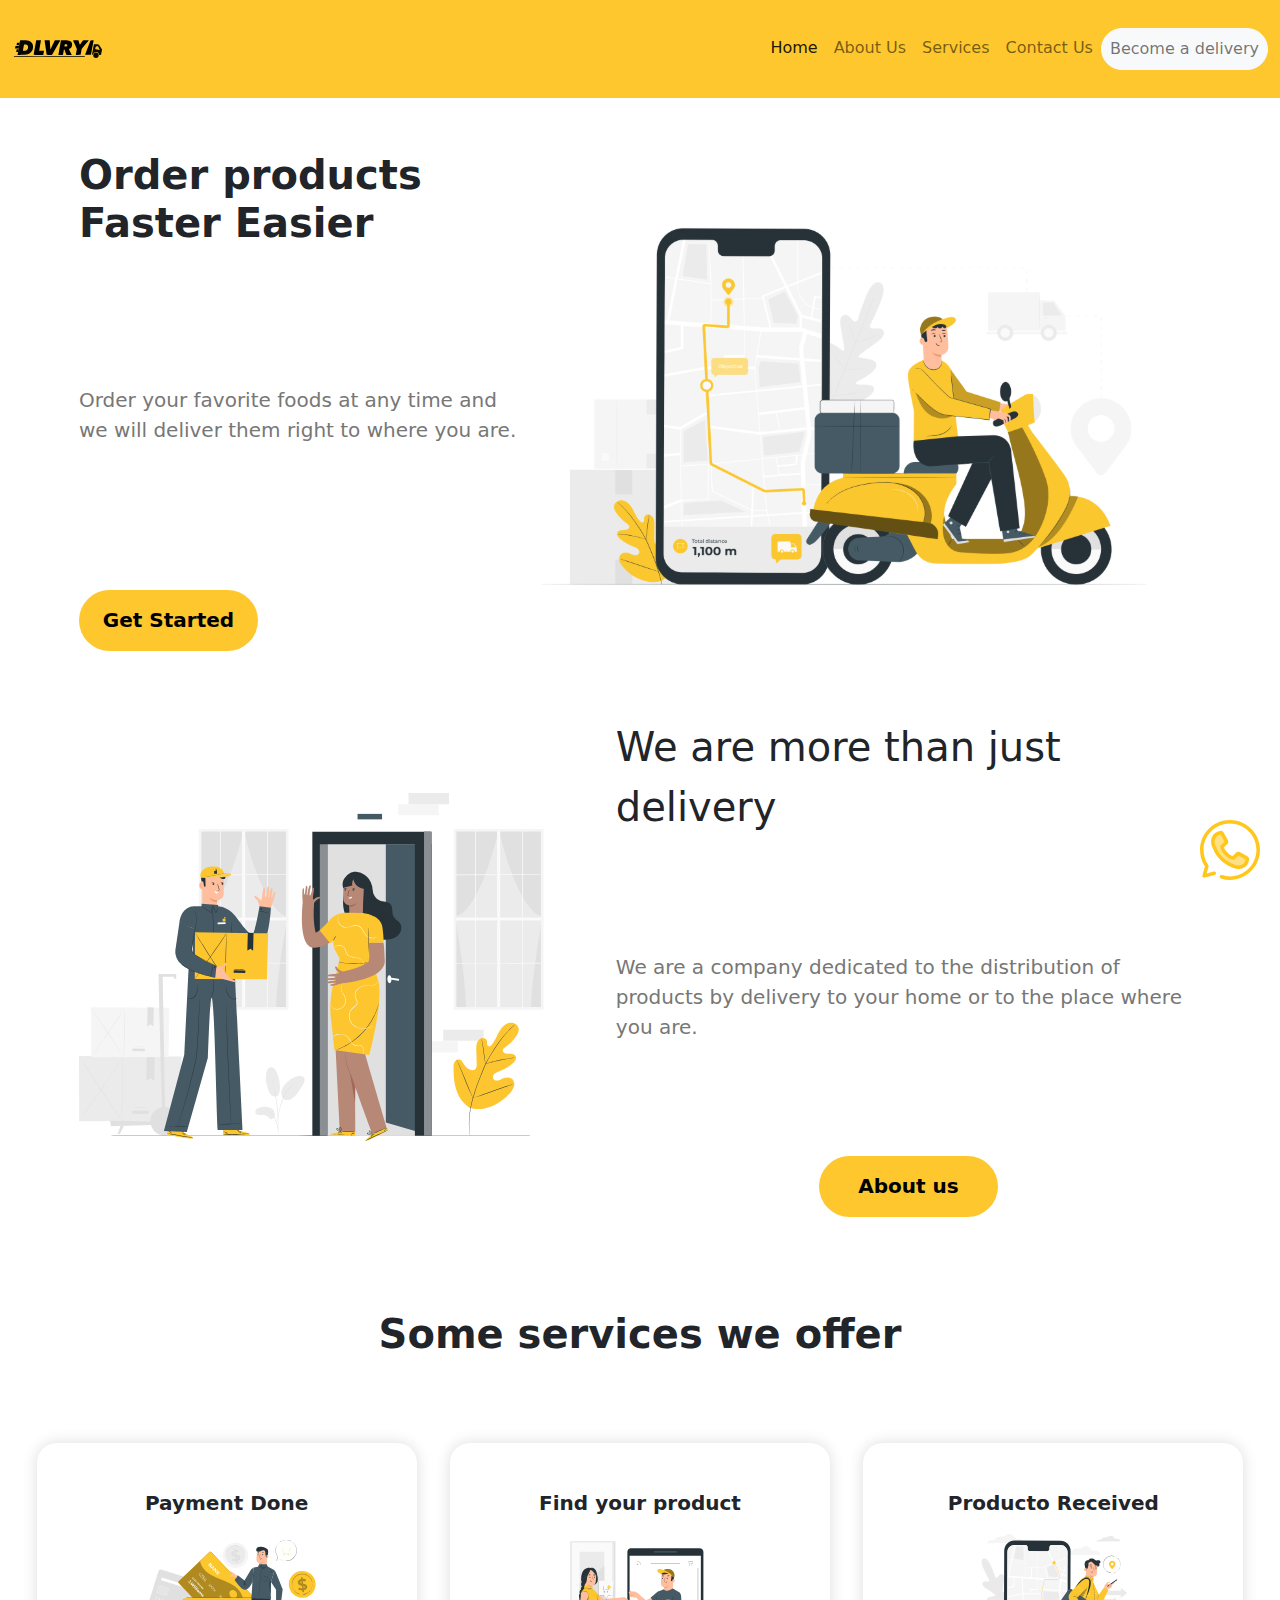
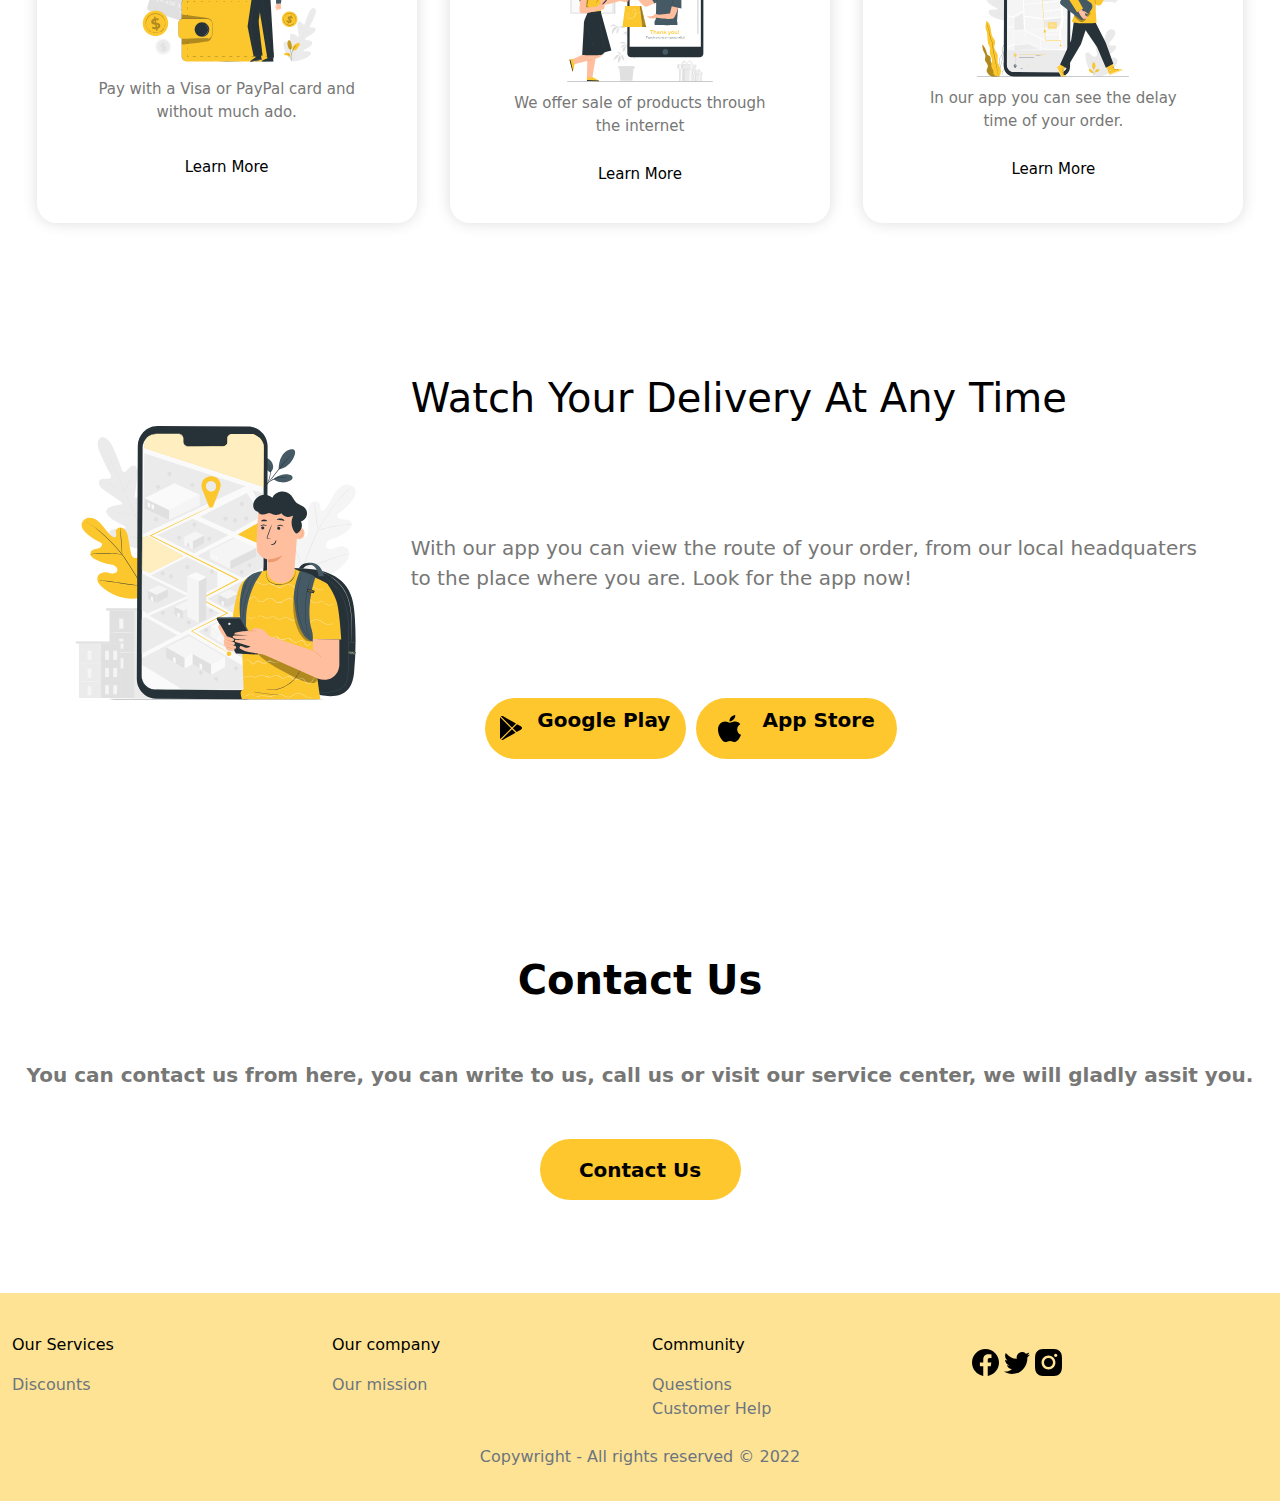
<file: index.html>
<!DOCTYPE html>
<html lang="en">
  <head>
    <meta charset="UTF-8" />
    <meta http-equiv="X-UA-Compatible" content="IE=edge" />
    <meta name="viewport" content="width=device-width, initial-scale=1.0" />
    <meta
      name="keywords"
      content="delivery delivery app delivery services freelance "
    />
    <meta
      name="description"
      content="A way to work on your time and safely, as a delivery driver in your city with the support of our team and app."
    />
    <link rel="preconnect" href="https://fonts.gstatic.com" crossorigin />
    <link rel="preconnect" href="https://fonts.gstatic.com" crossorigin />
    <link
      href="https://fonts.googleapis.com/css2?family=Poppins:wght@400;500;600;700&display=swap"
      rel="stylesheet"
    />
    <link rel="shortcut icon" href="./img/favicon.svg" />
    <link rel="stylesheet" href="./css/style.css" />
    <title>Delivery - on your way</title>
  </head>
  <body>
    <header>
      <nav class="navbar navbar-expand-lg navbar__style py-1 fixed-top">
        <div class="container-fluid">
          <a class="navbar-brand" href="./index.html">
            <img
              src="./img/delivery-logo.svg"
              alt="dlvry company logo"
              width="90px"
              height="80px"
            />
          </a>
          <button
            class="navbar-toggler"
            type="button"
            data-bs-toggle="collapse"
            data-bs-target="#navbarNav"
            aria-controls="navbarNav"
            aria-expanded="false"
            aria-label="Toggle navigation"
          >
            <span class="navbar-toggler-icon"></span>
          </button>
          <div class="collapse navbar-collapse" id="navbarNav">
            <ul class="navbar-nav ms-auto">
              <li class="nav-item">
                <a
                  class="nav-link active"
                  aria-current="page"
                  href="./index.html"
                  >Home</a
                >
              </li>
              <li class="nav-item">
                <a class="nav-link" href="./about-us.html">About Us</a>
              </li>
              <li class="nav-item">
                <a class="nav-link" href="./services.html">Services</a>
              </li>
              <li class="nav-item">
                <a class="nav-link" href="./contacto.html">Contact Us</a>
              </li>
              <li class="nav-item">
                <a
                  class="nav-link btn btn-light rounded-pill"
                  href="./delivery.html"
                  >Become a delivery</a
                >
              </li>
            </ul>
          </div>
        </div>
      </nav>
    </header>
    <div class="whatsapp">
      <img
        src="./img/whatsapp-icon.svg"
        alt="online whatsapp attention"
        width="60px"
        height="60px"
      />
    </div>
    <main class="main__principal">
      <div class="main__principal__container margin-2">
        <div class="main__principal__wrapper">
          <h1 class="main__principal__title">Order products Faster Easier</h1>
          <p class="main__principal__paragraph">
            Order your favorite foods at any time and we will deliver them right
            to where you are.
          </p>
          <div class="main__header__button">
            <p><a href="./delivery.html">Get Started</a></p>
          </div>
        </div>
        <div class="main__principal__img">
          <img
            src="./img/delivery-truck.svg"
            alt="delivery transportation truck"
          />
        </div>
      </div>
    </main>
    <!-- Seccion sobre nosotros -->
    <section class="about__us">
      <div class="about__us__container">
        <div class="about__us__img">
          <img
            src="./img/delivery-client.svg"
            alt="delivery client illustration"
          />
        </div>
        <div class="about__us__wrapper">
          <p class="about__us__title">We are more than just delivery</p>
          <p class="about__us__paragraph">
            We are a company dedicated to the distribution of products by
            delivery to your home or to the place where you are.
          </p>
          <div class="about__us__button">
            <p><a href="./about-us.html">About us</a></p>
          </div>
        </div>
      </div>
    </section>
    <!-- fin sobre nosotros -->
    <!-- seccion nuestros servicios -->
    <section class="our__services">
      <div class="our__services__title">
        <p>Some services we offer</p>
      </div>
      <article class="our__services__card card01">
        <div class="our__services__inside">
          <p class="our__services__card__title">Payment Done</p>
          <img
            src="./img/payment-illustration.svg"
            alt="payment done correct"
          />
          <p class="our__services__paragraph">
            Pay with a Visa or PayPal card and without much ado.
          </p>
          <a href="./services.html">Learn More</a>
        </div>
      </article>
      <article class="our__services__card card02">
        <div class="our__services__inside">
          <p class="our__services__card__title">Find your product</p>
          <img src="./img/your-product.svg" alt="how your package is managed" />
          <p class="our__services__paragraph">
            We offer sale of products through the internet
          </p>
          <a href="./services.html">Learn More</a>
        </div>
      </article>
      <article class="our__services__card card03">
        <div class="our__services__inside">
          <p class="our__services__card__title">Producto Received</p>
          <img
            src="./img/product-received.svg"
            alt="product received succesfully"
          />
          <p class="our__services__paragraph">
            In our app you can see the delay time of your order.
          </p>
          <a href="./services.html">Learn More</a>
        </div>
      </article>
    </section>
    <!-- fin seccion nuestros servicios -->
    <!-- inicio seccion descarga app -->
    <div class="download__app">
      <div class="download__app__container">
        <div class="download__app__img">
          <img
            src="./img/your-delivery-app.svg"
            alt="delivery app illustration"
          />
        </div>
        <div class="download__app__wrapper">
          <p class="download__app__title">Watch Your Delivery At Any Time</p>
          <p class="download__app__paragraph">
            With our app you can view the route of your order, from our local
            headquaters to the place where you are. Look for the app now!
          </p>
          <div class="download__app__button__container">
            <div class="download__app__button">
              <img src="./img/google-icon.svg" alt="play store download link" />
              <p>
                <a
                  href="https://play.google.com/store/games?hl=en&gl=US"
                  target="_blank"
                  >Google Play</a
                >
              </p>
            </div>
            <div class="download__app__button">
              <img src="./img/ios-icon.svg" alt="app store download link" />
              <p>
                <a href="https://www.apple.com/app-store/" target="_blank">
                  App Store</a
                >
              </p>
            </div>
          </div>
        </div>
      </div>
    </div>
    <!-- fin seccion descarga app -->

    <section class="contact__us">
      <div class="contact__us__container">
        <div class="contact__us__wrapper">
          <p class="contact__us__title">Contact Us</p>
          <p class="contact__us__paragraph">
            You can contact us from here, you can write to us, call us or visit
            our service center, we will gladly assit you.
          </p>
          <p class="contact__us__button">
            <a href="./contacto.html">Contact Us</a>
          </p>
        </div>
      </div>
    </section>

    <!-- Footer Bootstrap -->
    <div class="container-fluid">
      <div class="row bg-primary pt-4 pb-3">
        <div class="col-lg-3 text-black mt-lg-3 mt-sm-3">
          <p>Our Services</p>
          <div><a class="text-secondary" href="#">Discounts</a></div>
        </div>
        <div class="col-lg-3 text-black mt-lg-3">
          <p>Our company</p>
          <div><a class="text-secondary" href="#">Our mission</a></div>
        </div>
        <div class="col-lg-3 text-black mt-lg-3">
          <p>Community</p>
          <div><a class="text-secondary" href="#">Questions</a></div>
          <div><a class="text-secondary" href="#">Customer Help</a></div>
        </div>
        <div class="col-lg-3 mt-lg-3 pt-3">
          <a href="https://www.facebook.com/"
            ><img src="./img/fb-icon.svg" alt="facebook social media link"
          /></a>
          <a href="https://twitter.com/"
            ><img src="./img/twitter-icon.svg" alt="twitter social media link"
          /></a>
          <a href="https://www.instagram.com/"
            ><img src="./img/ig-icon.svg" alt="instagram social media link"
          /></a>
        </div>
        <div class="col-xs-12 pt-4">
          <p class="text-secondary text-center">
            Copywright - All rights reserved © 2022
          </p>
        </div>
      </div>
    </div>
    <!-- JavaScript Bundle with Popper -->
    <script
      src="https://cdn.jsdelivr.net/npm/bootstrap@5.2.2/dist/js/bootstrap.bundle.min.js"
      integrity="sha384-OERcA2EqjJCMA+/3y+gxIOqMEjwtxJY7qPCqsdltbNJuaOe923+mo//f6V8Qbsw3"
      crossorigin="anonymous"
    ></script>
  </body>
</html>
</file>
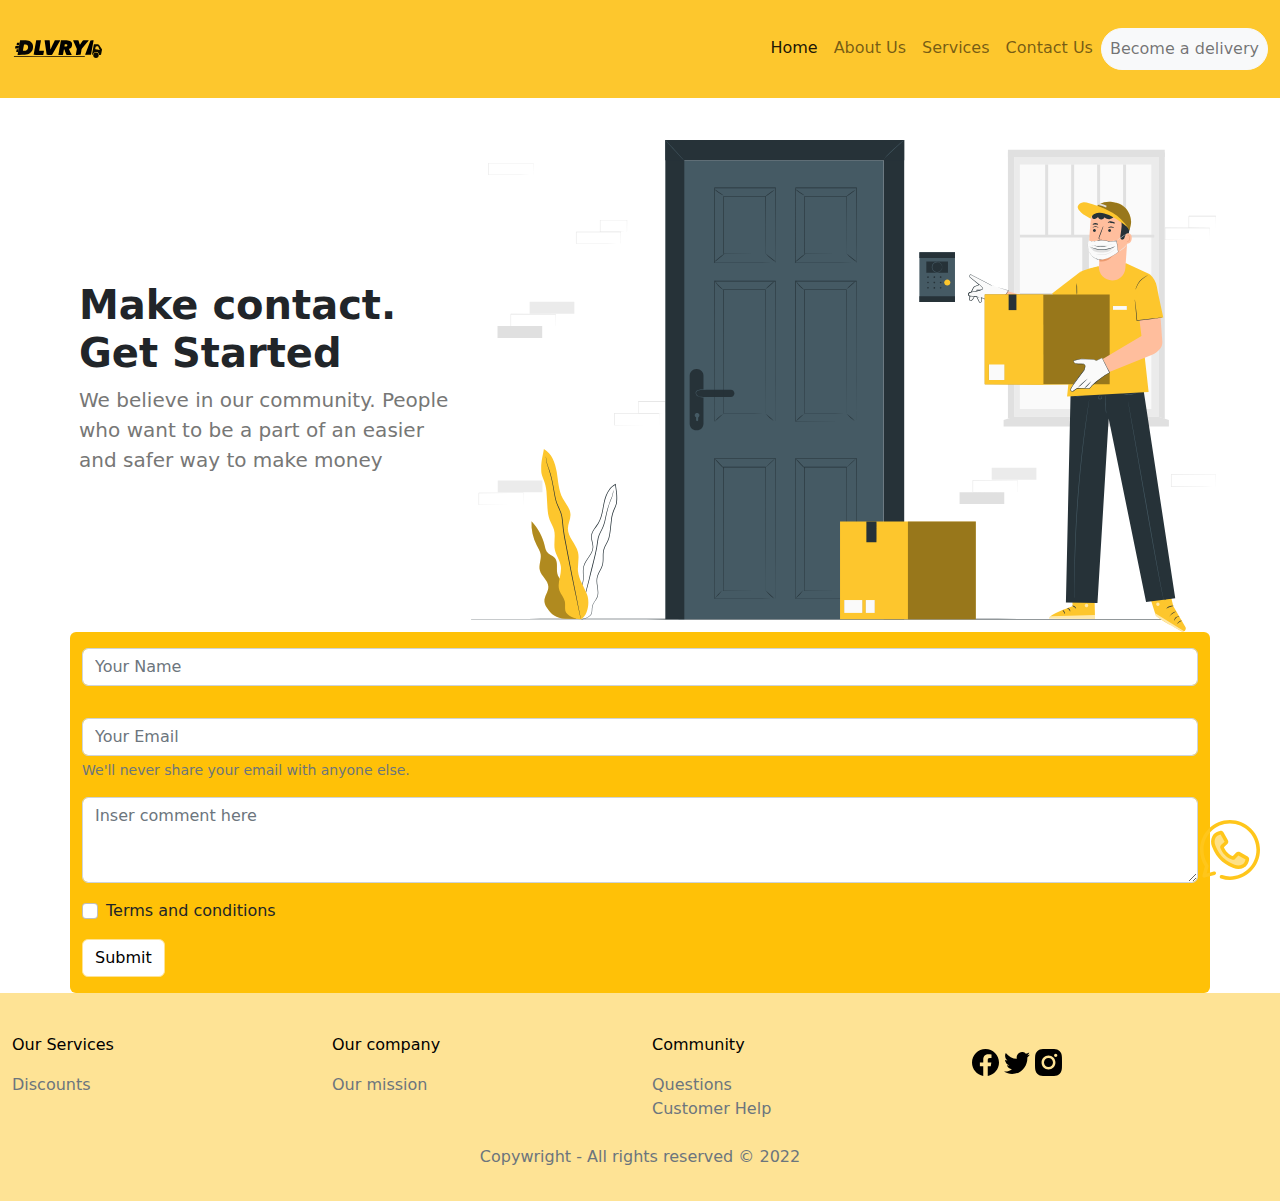
<file: contacto.html>
<!DOCTYPE html>
<html lang="en">
  <head>
    <meta charset="UTF-8" />
    <meta http-equiv="X-UA-Compatible" content="IE=edge" />
    <meta name="viewport" content="width=device-width, initial-scale=1.0" />
    <meta
      name="keywords"
      content="delivery delivery app delivery services freelance "
    />
    <meta
      name="description"
      content="Write us to join our team, our team is waiting for you."
    />
    <link rel="preconnect" href="https://fonts.gstatic.com" crossorigin />
    <link rel="preconnect" href="https://fonts.gstatic.com" crossorigin />
    <link
      href="https://fonts.googleapis.com/css2?family=Poppins:wght@400;500;600;700&display=swap"
      rel="stylesheet"
    />
    <link rel="shortcut icon" href="./img/favicon.svg" />
    <!-- CSS only -->
    <link
      href="https://cdn.jsdelivr.net/npm/bootstrap@5.2.1/dist/css/bootstrap.min.css"
      rel="stylesheet"
      integrity="sha384-iYQeCzEYFbKjA/T2uDLTpkwGzCiq6soy8tYaI1GyVh/UjpbCx/TYkiZhlZB6+fzT"
      crossorigin="anonymous"
    />
    <link rel="stylesheet" href="./css/style.css" />
    <title>Delivery - contact with us</title>
  </head>
  <header>
    <nav class="navbar navbar-expand-lg navbar__style py-1 fixed-top">
      <div class="container-fluid">
        <a class="navbar-brand" href="./index.html">
          <img
            src="./img/delivery-logo.svg"
            alt="dlvry company logo"
            width="90px"
            height="80px"
          />
        </a>
        <button
          class="navbar-toggler"
          type="button"
          data-bs-toggle="collapse"
          data-bs-target="#navbarNav"
          aria-controls="navbarNav"
          aria-expanded="false"
          aria-label="Toggle navigation"
        >
          <span class="navbar-toggler-icon"></span>
        </button>
        <div class="collapse navbar-collapse" id="navbarNav">
          <ul class="navbar-nav ms-auto">
            <li class="nav-item">
              <a class="nav-link active" aria-current="page" href="./index.html"
                >Home</a
              >
            </li>
            <li class="nav-item">
              <a class="nav-link" href="./about-us.html">About Us</a>
            </li>
            <li class="nav-item">
              <a class="nav-link" href="./services.html">Services</a>
            </li>
            <li class="nav-item">
              <a class="nav-link" href="./contacto.html">Contact Us</a>
            </li>
            <li class="nav-item">
              <a
                class="nav-link btn btn-light rounded-pill"
                href="./delivery.html"
                >Become a delivery</a
              >
            </li>
          </ul>
        </div>
      </div>
    </nav>
  </header>
  <div class="whatsapp">
    <img
      src="./img/whatsapp-icon.svg"
      alt="online whatsapp attetion"
      width="60px"
      height="60px"
    />
  </div>
  <body>
    <main class="main__principal">
      <div class="main__principal__contact__container">
        <div class="main__principal__contact__wrapper">
          <h1 class="main__principal__title">Make contact. Get Started</h1>
          <p class="main__principal__paragraph">
            We believe in our community. People who want to be a part of an
            easier and safer way to make money
          </p>
        </div>
        <div class="main__principal__contact__img">
          <img
            src="./img/delivery-guy.svg"
            alt="delivery on the job"
          />
        </div>
      </div>
    </main>

    <!-- inicio formulario -->
    <div class="container bg-warning rounded">
      <form>
        <div class="mb-3 py-md-3">
          <input
            type="text"
            class="form-control"
            id="namelInput"
            aria-describedby="nameInputForm"
            placeholder="Your Name"
          />
        </div>
        <div class="mb-3">
          <input
            type="email"
            class="form-control"
            id="emailInput"
            aria-describedby="emailHelp"
            placeholder="Your Email"
          />
          <div id="emailHelp" class="form-text">
            We'll never share your email with anyone else.
          </div>
        </div>
        <div class="mb-3">
          <textarea
            class="form-control"
            id="contactTextArea"
            rows="3"
            placeholder="Inser comment here"
          ></textarea>
        </div>
        <div class="mb-3 form-check">
          <input type="checkbox" class="form-check-input" id="exampleCheck1" />
          <label class="form-check-label" for="exampleCheck1"
            >Terms and conditions</label
          >
        </div>
        <button type="submit" class="btn btn-primary bg-white mb-3">
          Submit
        </button>
      </form>
    </div>

    <!-- Footer Bootstrap -->
    <div class="container-fluid">
      <div class="row bg-primary pt-4 pb-3">
        <div class="col-lg-3 text-black mt-lg-3 mt-sm-3">
          <p>Our Services</p>
          <div><a class="text-secondary" href="#">Discounts</a></div>
        </div>
        <div class="col-lg-3 text-black mt-lg-3">
          <p>Our company</p>
          <div><a class="text-secondary" href="#">Our mission</a></div>
        </div>
        <div class="col-lg-3 text-black mt-lg-3">
          <p>Community</p>
          <div><a class="text-secondary" href="#">Questions</a></div>
          <div><a class="text-secondary" href="#">Customer Help</a></div>
        </div>
        <div class="col-lg-3 mt-lg-3 pt-3">
          <a href="https://www.facebook.com/"
            ><img src="./img/fb-icon.svg" alt="facebook social media link"
          /></a>
          <a href="https://twitter.com/"
            ><img src="./img/twitter-icon.svg" alt="twitter social media link"
          /></a>
          <a href="https://www.instagram.com/"
            ><img src="./img/ig-icon.svg" alt="instagram social media link"
          /></a>
        </div>
        <div class="col-xs-12 pt-4">
          <p class="text-secondary text-center">
            Copywright - All rights reserved © 2022
          </p>
        </div>
      </div>
    </div>
    <!-- JavaScript Bundle with Popper -->
    <script
      src="https://cdn.jsdelivr.net/npm/bootstrap@5.2.1/dist/js/bootstrap.bundle.min.js"
      integrity="sha384-u1OknCvxWvY5kfmNBILK2hRnQC3Pr17a+RTT6rIHI7NnikvbZlHgTPOOmMi466C8"
      crossorigin="anonymous"
    ></script>
  </body>
</html>
</file>
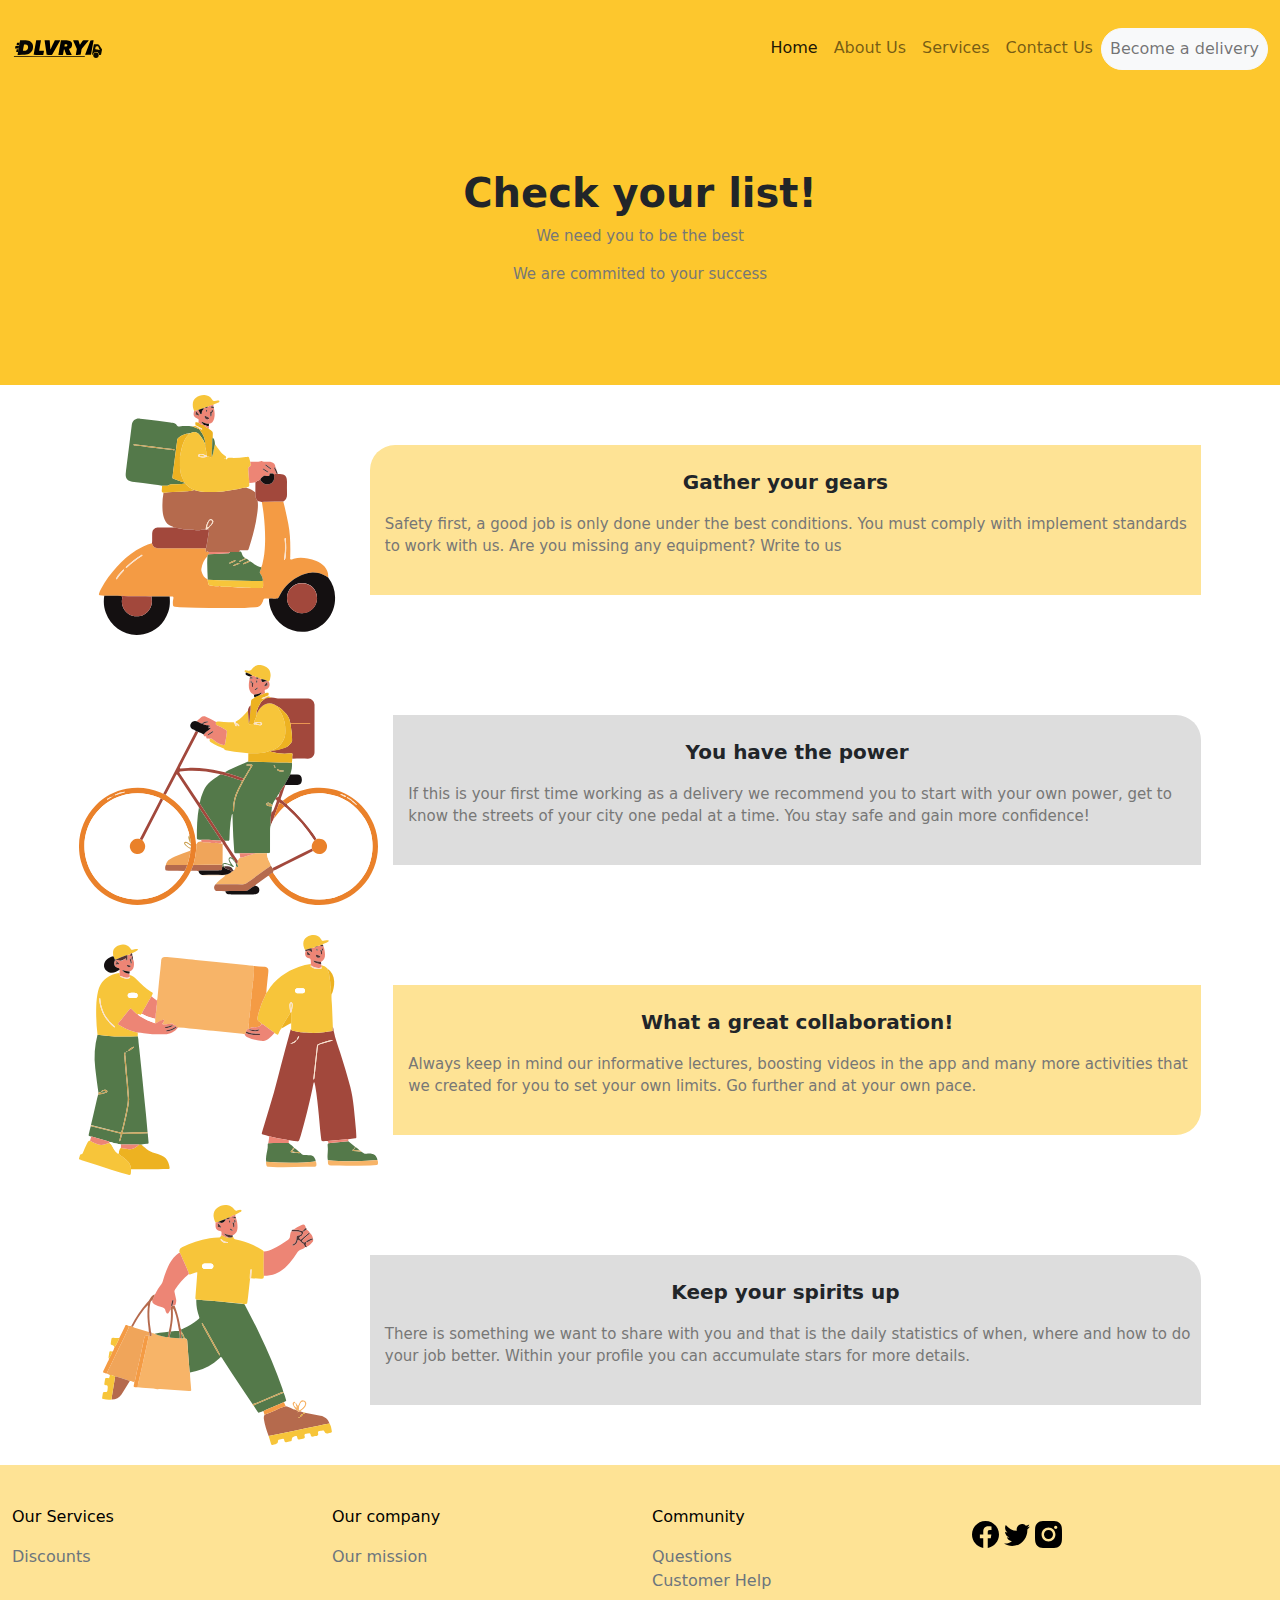
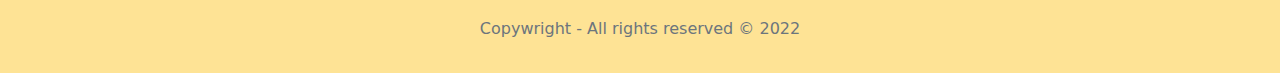
<file: delivery.html>
<!DOCTYPE html>
<html lang="en">
  <head>
    <meta charset="UTF-8" />
    <meta http-equiv="X-UA-Compatible" content="IE=edge" />
    <meta name="viewport" content="width=device-width, initial-scale=1.0" />
    <meta
      name="keywords"
      content="delivery delivery app delivery services freelance "
    />
    <meta
      name="description"
      content="Joining is very easy, we give you some information to become an excellent delivery person."
    />
    <link rel="preconnect" href="https://fonts.gstatic.com" crossorigin />
    <link rel="preconnect" href="https://fonts.gstatic.com" crossorigin />
    <link
      href="https://fonts.googleapis.com/css2?family=Poppins:wght@400;500;600;700&display=swap"
      rel="stylesheet"
    />
    <link rel="shortcut icon" href="./img/favicon.svg" />
    <link rel="stylesheet" href="./css/style.css" />
    <title>Delivery - become a delivery assistant</title>
  </head>

  <body>
    <header>
      <nav class="navbar navbar-expand-lg navbar__style py-1 fixed-top">
        <div class="container-fluid">
          <a class="navbar-brand" href="./index.html">
            <img
              src="./img/delivery-logo.svg"
              alt="dlvry company logo"
              width="90px"
              height="80px"
            />
          </a>
          <button
            class="navbar-toggler"
            type="button"
            data-bs-toggle="collapse"
            data-bs-target="#navbarNav"
            aria-controls="navbarNav"
            aria-expanded="false"
            aria-label="Toggle navigation"
          >
            <span class="navbar-toggler-icon"></span>
          </button>
          <div class="collapse navbar-collapse" id="navbarNav">
            <ul class="navbar-nav ms-auto">
              <li class="nav-item">
                <a
                  class="nav-link active"
                  aria-current="page"
                  href="./index.html"
                  >Home</a
                >
              </li>
              <li class="nav-item">
                <a class="nav-link" href="./about-us.html">About Us</a>
              </li>
              <li class="nav-item">
                <a class="nav-link" href="./services.html">Services</a>
              </li>
              <li class="nav-item">
                <a class="nav-link" href="./contacto.html">Contact Us</a>
              </li>
              <li class="nav-item">
                <a
                  class="nav-link btn btn-light rounded-pill"
                  href="./delivery.html"
                  >Become a delivery</a
                >
              </li>
            </ul>
          </div>
        </div>
      </nav>
    </header>
    <!-- seccion principal -->
    <div class="delivery__main">
      <div class="delivery__main__container">
        <h1 class="delivery__main__title">Check your list!</h1>
        <p class="delivery__main__paragraph">We need you to be the best</p>
        <p class="delivery__main__paragraph">We are commited to your success</p>
      </div>
    </div>
    <!-- fin seccion principal -->
    <div class="delivery__band">
      <div class="delivery__band__container">
        <img
          class="delivery__band__img"
          src="./img/moto-vec.svg"
          alt="motorcycle delivery guy"
        />
        <div class="delivery__band__wrapper">
          <p class="delivery__band__title">Gather your gears</p>
          <p class="delivery__band__paragraph">
            Safety first, a good job is only done under the best conditions. You
            must comply with implement standards to work with us. Are you
            missing any equipment? Write to us
          </p>
        </div>
      </div>
    </div>
    <div class="delivery__band">
      <div class="delivery__band__container">
        <img
          class="delivery__band__img"
          src="./img/bike-vec.svg"
          alt="delivery guy working on a bike"
        />
        <div class="delivery__band__wrapper__1">
          <p class="delivery__band__title">You have the power</p>
          <p class="delivery__band__paragraph">
            If this is your first time working as a delivery we recommend you to
            start with your own power, get to know the streets of your city one
            pedal at a time. You stay safe and gain more confidence!
          </p>
        </div>
      </div>
    </div>
    <div class="delivery__band">
      <div class="delivery__band__container">
        <img
          class="delivery__band__img"
          src="./img/box-vec.svg"
          alt="delivery coworkers with a package"
        />
        <div class="delivery__band__wrapper__2">
          <p class="delivery__band__title">What a great collaboration!</p>
          <p class="delivery__band__paragraph">
            Always keep in mind our informative lectures, boosting videos in the
            app and many more activities that we created for you to set your own
            limits. Go further and at your own pace.
          </p>
        </div>
      </div>
    </div>
    <div class="delivery__band">
      <div class="delivery__band__container">
        <img
          class="delivery__band__img"
          src="./img/running-vec.svg"
          alt="running delivery guy on the way"
        />
        <div class="delivery__band__wrapper__1">
          <p class="delivery__band__title">Keep your spirits up</p>
          <p class="delivery__band__paragraph">
            There is something we want to share with you and that is the daily
            statistics of when, where and how to do your job better. Within your
            profile you can accumulate stars for more details.
          </p>
        </div>
      </div>
    </div>
    <!-- Footer Bootstrap -->
    <div class="container-fluid">
      <div class="row bg-primary pt-4 pb-3">
        <div class="col-lg-3 text-black mt-lg-3 mt-sm-3">
          <p>Our Services</p>
          <div><a class="text-secondary" href="#">Discounts</a></div>
        </div>
        <div class="col-lg-3 text-black mt-lg-3">
          <p>Our company</p>
          <div><a class="text-secondary" href="#">Our mission</a></div>
        </div>
        <div class="col-lg-3 text-black mt-lg-3">
          <p>Community</p>
          <div><a class="text-secondary" href="#">Questions</a></div>
          <div><a class="text-secondary" href="#">Customer Help</a></div>
        </div>
        <div class="col-lg-3 mt-lg-3 pt-3">
          <a href="https://www.facebook.com/"
            ><img src="./img/fb-icon.svg" alt="facebook social media link"
          /></a>
          <a href="https://twitter.com/"
            ><img src="./img/twitter-icon.svg" alt="twitter social media link"
          /></a>
          <a href="https://www.instagram.com/"
            ><img src="./img/ig-icon.svg" alt="instagram social media link"
          /></a>
        </div>
        <div class="col-xs-12 pt-4">
          <p class="text-secondary text-center">
            Copywright - All rights reserved © 2022
          </p>
        </div>
      </div>
    </div>
    <!-- Fin Footer Bootstrap -->
    <!-- JavaScript Bundle with Popper -->
    <script
      src="https://cdn.jsdelivr.net/npm/bootstrap@5.2.2/dist/js/bootstrap.bundle.min.js"
      integrity="sha384-OERcA2EqjJCMA+/3y+gxIOqMEjwtxJY7qPCqsdltbNJuaOe923+mo//f6V8Qbsw3"
      crossorigin="anonymous"
    ></script>
  </body>
</html>
</file>
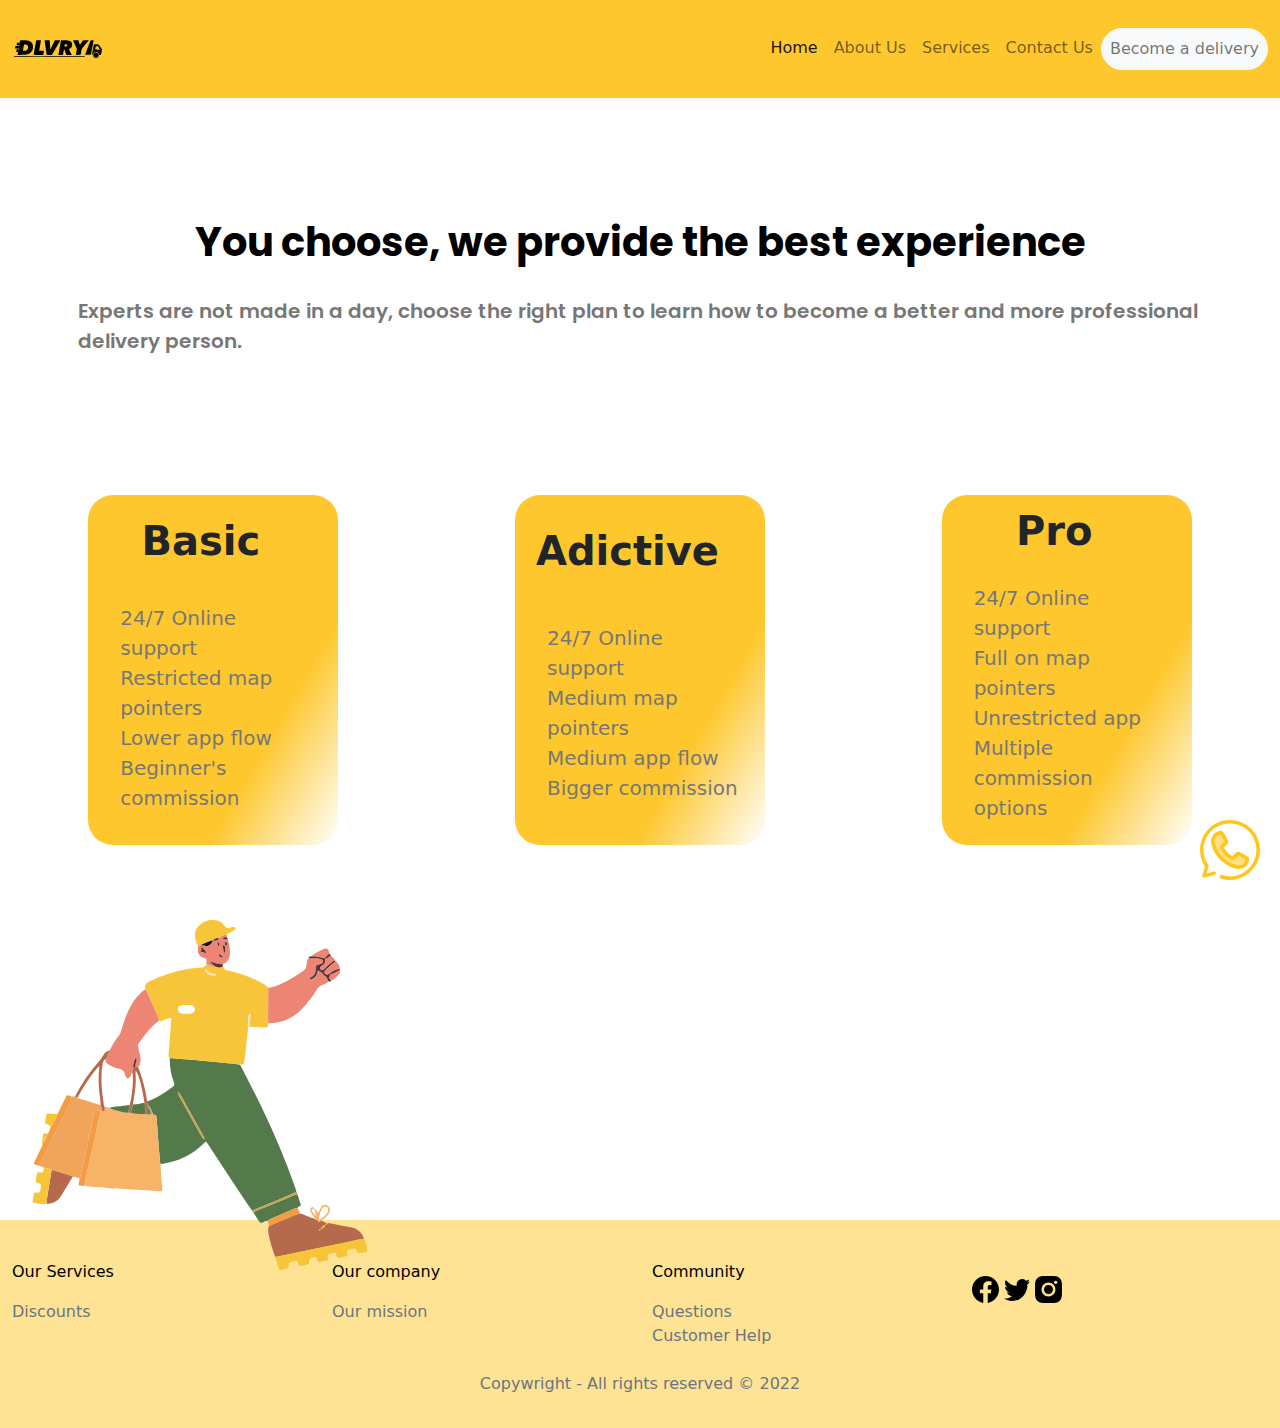
<file: services.html>
<!DOCTYPE html>
<html lang="en">
  <head>
    <meta charset="UTF-8" />
    <meta http-equiv="X-UA-Compatible" content="IE=edge" />
    <meta name="viewport" content="width=device-width, initial-scale=1.0" />
    <meta name="keywords" content="delivery delivery app delivery services freelance ">
    <meta
      name="description"
      content="Choose the plan that best suits you, it's your decision how to start and we will support you all the way. "
    />
    <link rel="preconnect" href="https://fonts.gstatic.com" crossorigin />
    <link rel="preconnect" href="https://fonts.gstatic.com" crossorigin />
    <link
      href="https://fonts.googleapis.com/css2?family=Poppins:wght@400;500;600;700&display=swap"
      rel="stylesheet"
    />
    <link rel="shortcut icon" href="./img/favicon.svg" />
    <!-- CSS only -->
    <link
      href="https://cdn.jsdelivr.net/npm/bootstrap@5.2.1/dist/css/bootstrap.min.css"
      rel="stylesheet"
      integrity="sha384-iYQeCzEYFbKjA/T2uDLTpkwGzCiq6soy8tYaI1GyVh/UjpbCx/TYkiZhlZB6+fzT"
      crossorigin="anonymous"
    />
    <link rel="stylesheet" href="./css/style.css" />
    <title>Delivery - know our services</title>
  </head>
  <body>
    <header>
      <nav class="navbar navbar-expand-lg navbar__style py-1 fixed-top">
        <div class="container-fluid">
          <a class="navbar-brand" href="./index.html">
            <img
              src="./img/delivery-logo.svg"
              alt="dlvry company logo"
              width="90px"
              height="80px"
            />
          </a>
          <button
            class="navbar-toggler"
            type="button"
            data-bs-toggle="collapse"
            data-bs-target="#navbarNav"
            aria-controls="navbarNav"
            aria-expanded="false"
            aria-label="Toggle navigation"
          >
            <span class="navbar-toggler-icon"></span>
          </button>
          <div class="collapse navbar-collapse" id="navbarNav">
            <ul class="navbar-nav ms-auto">
              <li class="nav-item">
                <a
                  class="nav-link active"
                  aria-current="page"
                  href="./index.html"
                  >Home</a
                >
              </li>
              <li class="nav-item">
                <a class="nav-link" href="./about-us.html">About Us</a>
              </li>
              <li class="nav-item">
                <a class="nav-link" href="./services.html">Services</a>
              </li>
              <li class="nav-item">
                <a class="nav-link" href="./contacto.html">Contact Us</a>
              </li>
              <li class="nav-item">
                <a
                  class="nav-link btn btn-light rounded-pill"
                  href="./delivery.html"
                  >Become a delivery</a
                >
              </li>
            </ul>
          </div>
        </div>
      </nav>
    </header>
    <div class="whatsapp">
      <img
        src="./img/whatsapp-icon.svg"
        alt="online whatsapp attention"
        width="60px"
        height="60px"
      />
    </div>

    <div class="principal__services">
      <div class="principal__services__wrapper">
        <h1 class="principal__services__title">You choose, we provide the best experience</h1>
        <p class="principal__services__subtitle">Experts are not made in a day, choose the right plan to learn how to become a better and more professional delivery person.</p>
      </div>
    </div>
      <div class="services__container">
        <div class="services__container__card">
        <div class="services__container__card_01">
          <p class="services__container__card__title">Basic</p>
          <ul class="services__container__card__list">
            <li>24/7 Online support</li>
            <li>Restricted map pointers</li>
            <li>Lower app flow</li>
            <li>Beginner's commission</li>
          </ul>
        </div>
      </div>
      <div class="services__container__card">
        <div class="services__container__card_02">
          <p class="services__container__card__title">Adictive</p>
          <ul class="services__container__card__list">
            <li>24/7 Online support</li>
            <li>Medium map pointers</li>
            <li>Medium app flow</li>
            <li>Bigger commission</li>
          </ul>
        </div>
      </div>
      <div class="services__container__card">
        <div class="services__container__card_03">
          <p class="services__container__card__title">Pro</p>
          <ul class="services__container__card__list">
            <li>24/7 Online support</li>
            <li>Full on map pointers</li>
            <li>Unrestricted app</li>
            <li>Multiple commission options</li>
          </ul>
        </div>
      </div>
      </div>


    <div class="principal__services__container">
      <img src="./img/running-vec.svg" alt="running delivery guy" />
    </div>
    <!-- Footer Bootstrap -->
    <div class="container-fluid">
      <div class="row bg-primary pt-4 pb-3">
        <div class="col-lg-3 text-black mt-lg-3 mt-sm-3">
          <p>Our Services</p>
          <div><a class="text-secondary" href="#">Discounts</a></div>
        </div>
        <div class="col-lg-3 text-black mt-lg-3">
          <p>Our company</p>
          <div><a class="text-secondary" href="#">Our mission</a></div>
        </div>
        <div class="col-lg-3 text-black mt-lg-3">
          <p>Community</p>
          <div><a class="text-secondary" href="#">Questions</a></div>
          <div><a class="text-secondary" href="#">Customer Help</a></div>
        </div>
        <div class="col-lg-3 mt-lg-3 pt-3">
          <a href="https://www.facebook.com/"
            ><img src="./img/fb-icon.svg" alt="facebook social media link"
          /></a>
          <a href="https://twitter.com/"
            ><img src="./img/twitter-icon.svg" alt="twitter social media link"
          /></a>
          <a href="https://www.instagram.com/"
            ><img src="./img/ig-icon.svg" alt="instagram social media link"
          /></a>
        </div>
        <div class="col-xs-12 pt-4">
          <p class="text-secondary text-center">
            Copywright - All rights reserved © 2022
          </p>
        </div>
      </div>
    </div>
    <!-- JavaScript Bundle with Popper -->
    <script
      src="https://cdn.jsdelivr.net/npm/bootstrap@5.2.2/dist/js/bootstrap.bundle.min.js"
      integrity="sha384-OERcA2EqjJCMA+/3y+gxIOqMEjwtxJY7qPCqsdltbNJuaOe923+mo//f6V8Qbsw3"
      crossorigin="anonymous"
    ></script>
  </body>
</html>
</file>
